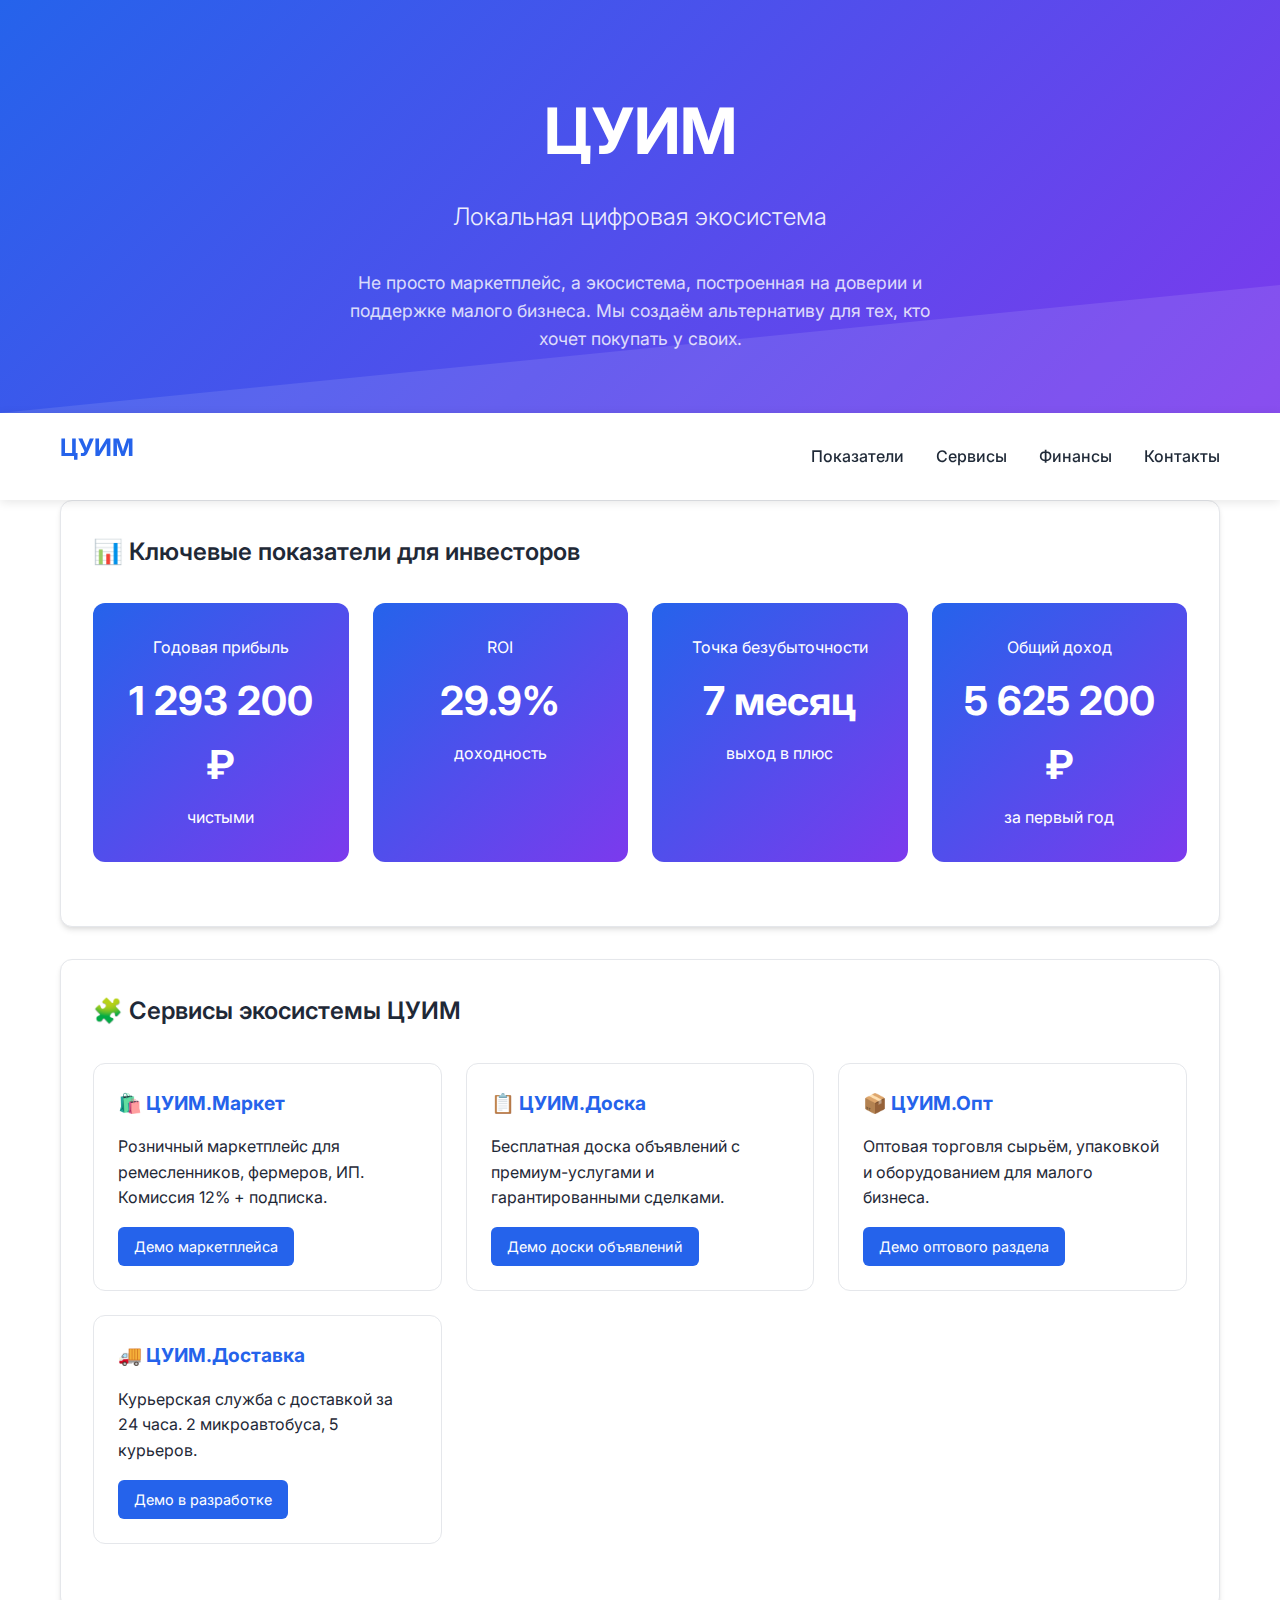
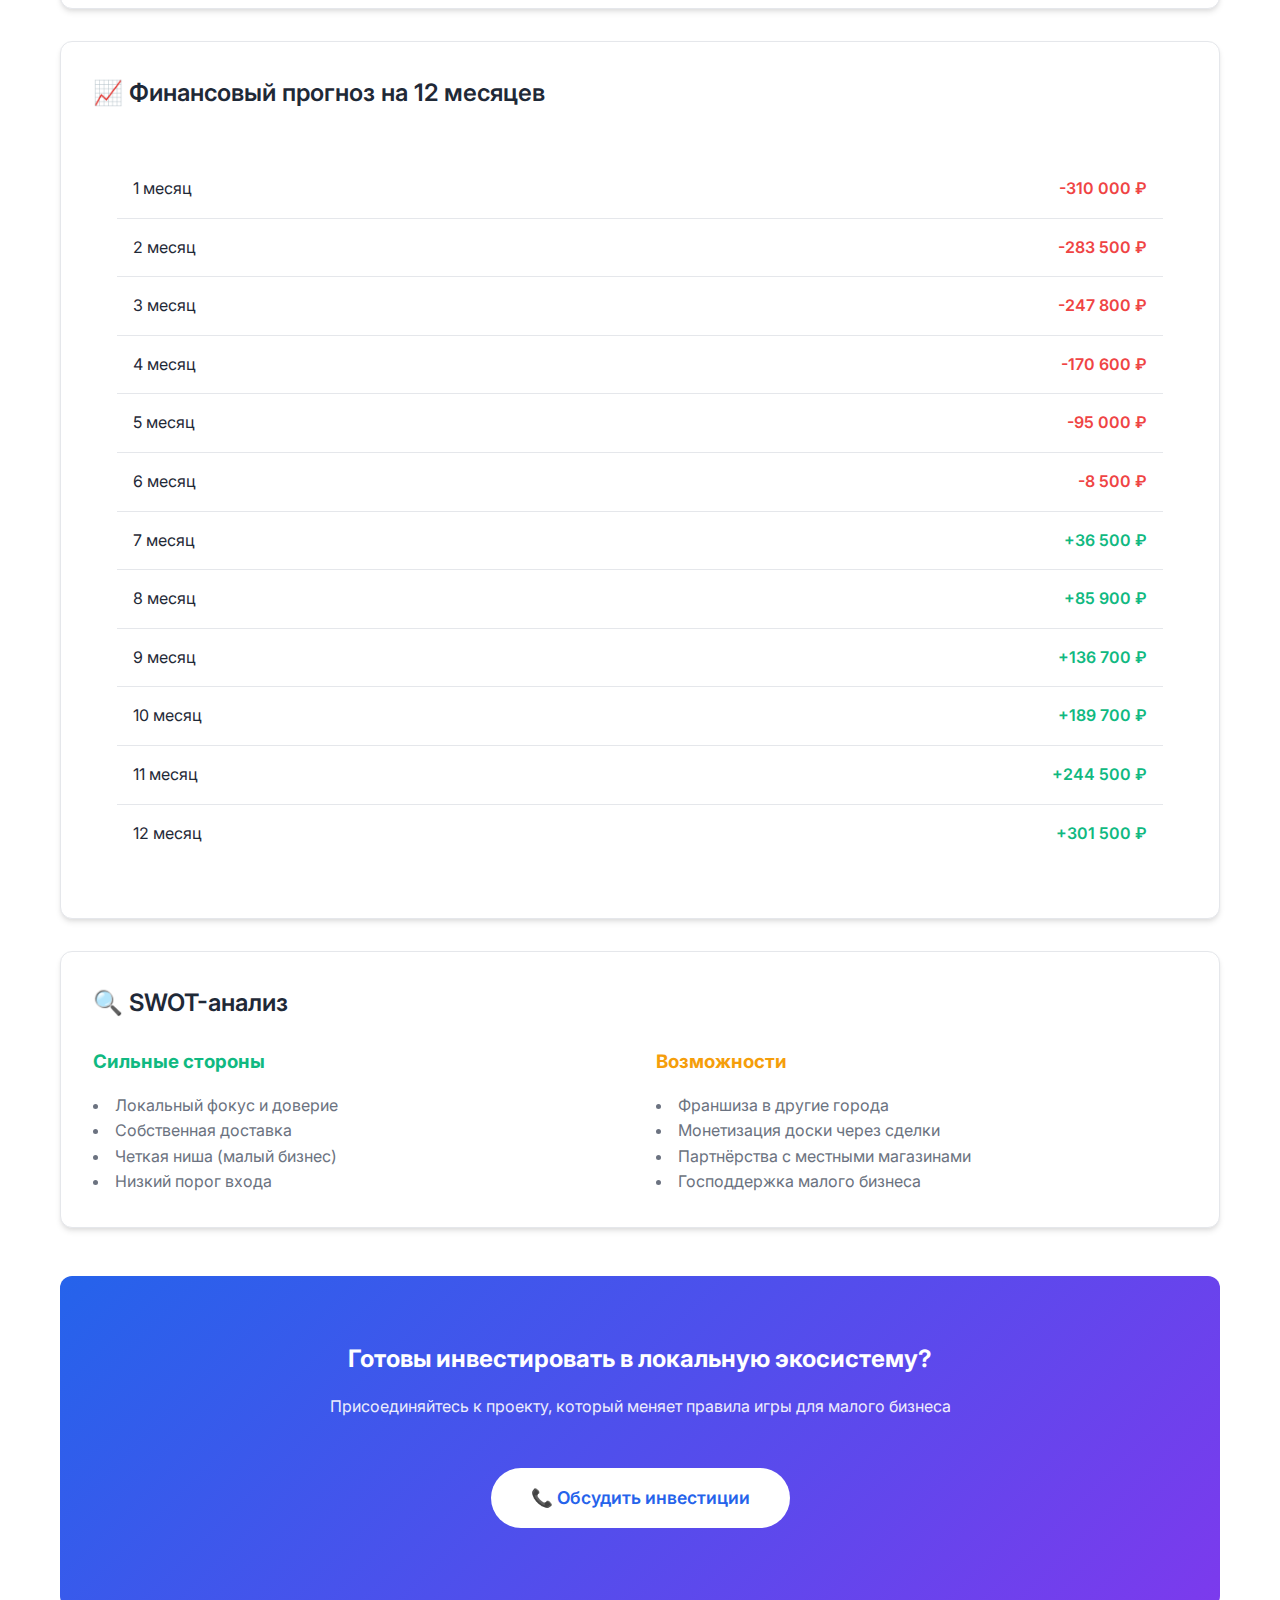
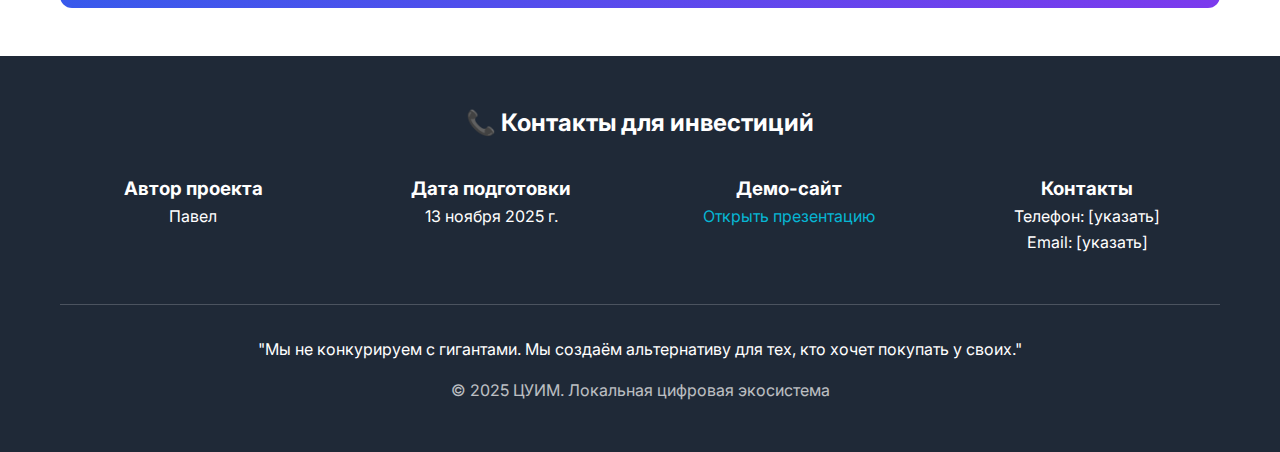
<file: index1.html>
<!DOCTYPE html>
<html lang="ru">
<head>
    <meta charset="UTF-8">
    <meta name="viewport" content="width=device-width, initial-scale=1.0">
    <title>ЦУИМ - Для инвесторов</title>
    <link href="https://fonts.googleapis.com/css2?family=Inter:wght@300;400;500;600;700&display=swap" rel="stylesheet">
    <style>
        * {
            margin: 0;
            padding: 0;
            box-sizing: border-box;
        }

        :root {
            --primary: #2563eb;
            --primary-dark: #1d4ed8;
            --secondary: #7c3aed;
            --accent: #06b6d4;
            --text: #1f2937;
            --text-light: #6b7280;
            --background: #ffffff;
            --border: #e5e7eb;
            --success: #10b981;
            --warning: #f59e0b;
            --error: #ef4444;
        }

        body {
            font-family: 'Inter', sans-serif;
            line-height: 1.6;
            color: var(--text);
            background: var(--background);
            min-height: 100vh;
        }

        .container {
            max-width: 1200px;
            margin: 0 auto;
            padding: 0 20px;
        }

        /* Header */
        .header {
            background: linear-gradient(135deg, var(--primary), var(--secondary));
            color: white;
            padding: 80px 0 60px;
            text-align: center;
            position: relative;
            overflow: hidden;
        }

        .header::before {
            content: '';
            position: absolute;
            top: 0;
            left: 0;
            right: 0;
            bottom: 0;
            background: url('data:image/svg+xml,<svg xmlns="http://www.w3.org/2000/svg" viewBox="0 0 1000 100" fill="rgba(255,255,255,0.1)"><polygon points="1000,100 1000,0 0,100"/></svg>');
            background-size: cover;
        }

        .logo {
            font-size: 4rem;
            font-weight: 700;
            margin-bottom: 1rem;
            position: relative;
        }

        .tagline {
            font-size: 1.5rem;
            font-weight: 300;
            margin-bottom: 2rem;
            opacity: 0.9;
            position: relative;
        }

        .header-description {
            font-size: 1.1rem;
            max-width: 600px;
            margin: 0 auto;
            opacity: 0.8;
            position: relative;
        }

        /* Navigation */
        .nav {
            background: var(--background);
            padding: 1rem 0;
            box-shadow: 0 2px 10px rgba(0,0,0,0.1);
            position: sticky;
            top: 0;
            z-index: 100;
        }

        .nav-container {
            display: flex;
            justify-content: space-between;
            align-items: center;
        }

        .nav-links {
            display: flex;
            gap: 2rem;
            list-style: none;
        }

        .nav-links a {
            text-decoration: none;
            color: var(--text);
            font-weight: 500;
            transition: color 0.3s ease;
        }

        .nav-links a:hover {
            color: var(--primary);
        }

        /* Cards */
        .card {
            background: var(--background);
            border-radius: 12px;
            padding: 2rem;
            margin-bottom: 2rem;
            box-shadow: 0 4px 6px -1px rgba(0, 0, 0, 0.1), 0 2px 4px -1px rgba(0, 0, 0, 0.06);
            border: 1px solid var(--border);
        }

        .card h2 {
            color: var(--text);
            margin-bottom: 1.5rem;
            font-size: 1.5rem;
            font-weight: 600;
        }

        /* Metrics Grid */
        .metrics-grid {
            display: grid;
            grid-template-columns: repeat(auto-fit, minmax(250px, 1fr));
            gap: 1.5rem;
            margin: 2rem 0;
        }

        .metric-card {
            background: linear-gradient(135deg, var(--primary), var(--secondary));
            color: white;
            padding: 2rem;
            border-radius: 12px;
            text-align: center;
        }

        .metric-value {
            font-size: 2.5rem;
            font-weight: 700;
            margin: 0.5rem 0;
        }

        /* Services Grid */
        .services-grid {
            display: grid;
            grid-template-columns: repeat(auto-fit, minmax(300px, 1fr));
            gap: 1.5rem;
            margin: 2rem 0;
        }

        .service-card {
            background: var(--background);
            border: 1px solid var(--border);
            border-radius: 12px;
            padding: 1.5rem;
            transition: transform 0.3s ease, box-shadow 0.3s ease;
        }

        .service-card:hover {
            transform: translateY(-4px);
            box-shadow: 0 12px 25px -8px rgba(0, 0, 0, 0.15);
        }

        .service-card h3 {
            color: var(--primary);
            margin-bottom: 1rem;
            font-size: 1.2rem;
        }

        .demo-link {
            display: inline-block;
            background: var(--primary);
            color: white;
            padding: 0.5rem 1rem;
            border-radius: 6px;
            text-decoration: none;
            font-size: 0.9rem;
            margin-top: 1rem;
            transition: background 0.3s ease;
        }

        .demo-link:hover {
            background: var(--primary-dark);
        }

        /* Profit Chart */
        .profit-chart {
            background: var(--background);
            border-radius: 12px;
            padding: 1.5rem;
        }

        .month-row {
            display: flex;
            justify-content: space-between;
            align-items: center;
            padding: 1rem;
            border-bottom: 1px solid var(--border);
        }

        .month-row:last-child {
            border-bottom: none;
        }

        .profit-positive {
            color: var(--success);
            font-weight: 600;
        }

        .profit-negative {
            color: var(--error);
            font-weight: 600;
        }

        /* CTA Section */
        .cta-section {
            background: linear-gradient(135deg, var(--primary), var(--secondary));
            color: white;
            padding: 4rem 2rem;
            text-align: center;
            border-radius: 12px;
            margin: 3rem 0;
        }

        .cta-button {
            display: inline-block;
            background: white;
            color: var(--primary);
            padding: 1rem 2.5rem;
            border-radius: 50px;
            text-decoration: none;
            font-weight: 600;
            font-size: 1.1rem;
            margin: 1rem 0;
            transition: transform 0.3s ease, box-shadow 0.3s ease;
        }

        .cta-button:hover {
            transform: translateY(-2px);
            box-shadow: 0 10px 25px -8px rgba(0, 0, 0, 0.3);
        }

        /* Footer */
        .footer {
            background: var(--text);
            color: white;
            padding: 3rem 0;
            text-align: center;
        }

        .contact-info {
            display: grid;
            grid-template-columns: repeat(auto-fit, minmax(200px, 1fr));
            gap: 2rem;
            margin: 2rem 0;
        }

        .contact-item {
            text-align: center;
        }

        /* Responsive */
        @media (max-width: 768px) {
            .logo {
                font-size: 3rem;
            }
            
            .tagline {
                font-size: 1.2rem;
            }
            
            .nav-container {
                flex-direction: column;
                gap: 1rem;
            }
            
            .nav-links {
                gap: 1rem;
            }
            
            .metric-value {
                font-size: 2rem;
            }
        }
    </style>
</head>
<body>
    <!-- Header -->
    <header class="header">
        <div class="container">
            <div class="logo">ЦУИМ</div>
            <div class="tagline">Локальная цифровая экосистема</div>
            <p class="header-description">
                Не просто маркетплейс, а экосистема, построенная на доверии и поддержке малого бизнеса. 
                Мы создаём альтернативу для тех, кто хочет покупать у своих.
            </p>
        </div>
    </header>

    <!-- Navigation -->
    <nav class="nav">
        <div class="container nav-container">
            <div class="logo" style="font-size: 1.5rem; color: var(--primary);">ЦУИМ</div>
            <ul class="nav-links">
                <li><a href="#metrics">Показатели</a></li>
                <li><a href="#services">Сервисы</a></li>
                <li><a href="#finance">Финансы</a></li>
                <li><a href="#contact">Контакты</a></li>
            </ul>
        </div>
    </nav>

    <main class="container">
        <!-- Key Metrics -->
        <section id="metrics">
            <div class="card">
                <h2>📊 Ключевые показатели для инвесторов</h2>
                <div class="metrics-grid">
                    <div class="metric-card">
                        <div>Годовая прибыль</div>
                        <div class="metric-value">1 293 200 ₽</div>
                        <div>чистыми</div>
                    </div>
                    <div class="metric-card">
                        <div>ROI</div>
                        <div class="metric-value">29.9%</div>
                        <div>доходность</div>
                    </div>
                    <div class="metric-card">
                        <div>Точка безубыточности</div>
                        <div class="metric-value">7 месяц</div>
                        <div>выход в плюс</div>
                    </div>
                    <div class="metric-card">
                        <div>Общий доход</div>
                        <div class="metric-value">5 625 200 ₽</div>
                        <div>за первый год</div>
                    </div>
                </div>
            </div>
        </section>

        <!-- Services -->
        <section id="services">
            <div class="card">
                <h2>🧩 Сервисы экосистемы ЦУИМ</h2>
                <div class="services-grid">
                    <div class="service-card">
                        <h3>🛍️ ЦУИМ.Маркет</h3>
                        <p>Розничный маркетплейс для ремесленников, фермеров, ИП. Комиссия 12% + подписка.</p>
                        <a href="https://nyaganmaksimov-sys.github.io/cuim/" class="demo-link" target="_blank">Демо маркетплейса</a>
                    </div>
                    <div class="service-card">
                        <h3>📋 ЦУИМ.Доска</h3>
                        <p>Бесплатная доска объявлений с премиум-услугами и гарантированными сделками.</p>
                        <a href="https://nyaganmaksimov-sys.github.io/cuim/pages/ads-board.html" class="demo-link" target="_blank">Демо доски объявлений</a>
                    </div>
                    <div class="service-card">
                        <h3>📦 ЦУИМ.Опт</h3>
                        <p>Оптовая торговля сырьём, упаковкой и оборудованием для малого бизнеса.</p>
                        <a href="https://nyaganmaksimov-sys.github.io/ciuim-opt/" class="demo-link" target="_blank">Демо оптового раздела</a>
                    </div>
                    <div class="service-card">
                        <h3>🚚 ЦУИМ.Доставка</h3>
                        <p>Курьерская служба с доставкой за 24 часа. 2 микроавтобуса, 5 курьеров.</p>
                        <a href="#contact" class="demo-link">Демо в разработке</a>
                    </div>
                </div>
            </div>
        </section>

        <!-- Financial Forecast -->
        <section id="finance">
            <div class="card">
                <h2>📈 Финансовый прогноз на 12 месяцев</h2>
                <div class="profit-chart">
                    <div class="month-row">
                        <span>1 месяц</span>
                        <span class="profit-negative">-310 000 ₽</span>
                    </div>
                    <div class="month-row">
                        <span>2 месяц</span>
                        <span class="profit-negative">-283 500 ₽</span>
                    </div>
                    <div class="month-row">
                        <span>3 месяц</span>
                        <span class="profit-negative">-247 800 ₽</span>
                    </div>
                    <div class="month-row">
                        <span>4 месяц</span>
                        <span class="profit-negative">-170 600 ₽</span>
                    </div>
                    <div class="month-row">
                        <span>5 месяц</span>
                        <span class="profit-negative">-95 000 ₽</span>
                    </div>
                    <div class="month-row">
                        <span>6 месяц</span>
                        <span class="profit-negative">-8 500 ₽</span>
                    </div>
                    <div class="month-row">
                        <span>7 месяц</span>
                        <span class="profit-positive">+36 500 ₽</span>
                    </div>
                    <div class="month-row">
                        <span>8 месяц</span>
                        <span class="profit-positive">+85 900 ₽</span>
                    </div>
                    <div class="month-row">
                        <span>9 месяц</span>
                        <span class="profit-positive">+136 700 ₽</span>
                    </div>
                    <div class="month-row">
                        <span>10 месяц</span>
                        <span class="profit-positive">+189 700 ₽</span>
                    </div>
                    <div class="month-row">
                        <span>11 месяц</span>
                        <span class="profit-positive">+244 500 ₽</span>
                    </div>
                    <div class="month-row">
                        <span>12 месяц</span>
                        <span class="profit-positive">+301 500 ₽</span>
                    </div>
                </div>
            </div>
        </section>

        <!-- SWOT Analysis -->
        <div class="card">
            <h2>🔍 SWOT-анализ</h2>
            <div style="display: grid; grid-template-columns: repeat(auto-fit, minmax(250px, 1fr)); gap: 2rem; margin-top: 1rem;">
                <div>
                    <h3 style="color: var(--success); margin-bottom: 1rem;">Сильные стороны</h3>
                    <ul style="list-style-position: inside; color: var(--text-light);">
                        <li>Локальный фокус и доверие</li>
                        <li>Собственная доставка</li>
                        <li>Четкая ниша (малый бизнес)</li>
                        <li>Низкий порог входа</li>
                    </ul>
                </div>
                <div>
                    <h3 style="color: var(--warning); margin-bottom: 1rem;">Возможности</h3>
                    <ul style="list-style-position: inside; color: var(--text-light);">
                        <li>Франшиза в другие города</li>
                        <li>Монетизация доски через сделки</li>
                        <li>Партнёрства с местными магазинами</li>
                        <li>Господдержка малого бизнеса</li>
                    </ul>
                </div>
            </div>
        </div>

        <!-- CTA Section -->
        <div class="cta-section">
            <h2 style="margin-bottom: 1rem;">Готовы инвестировать в локальную экосистему?</h2>
            <p style="margin-bottom: 2rem; opacity: 0.9;">Присоединяйтесь к проекту, который меняет правила игры для малого бизнеса</p>
            <a href="#contact" class="cta-button">📞 Обсудить инвестиции</a>
        </div>
    </main>

    <!-- Footer -->
    <footer class="footer" id="contact">
        <div class="container">
            <h2 style="margin-bottom: 2rem;">📞 Контакты для инвестиций</h2>
            <div class="contact-info">
                <div class="contact-item">
                    <h3>Автор проекта</h3>
                    <p>Павел</p>
                </div>
                <div class="contact-item">
                    <h3>Дата подготовки</h3>
                    <p>13 ноября 2025 г.</p>
                </div>
                <div class="contact-item">
                    <h3>Демо-сайт</h3>
                    <p><a href="https://nyaganmaksimov-sys.github.io/cuim-presentation" style="color: var(--accent); text-decoration: none;">Открыть презентацию</a></p>
                </div>
                <div class="contact-item">
                    <h3>Контакты</h3>
                    <p>Телефон: [указать]</p>
                    <p>Email: [указать]</p>
                </div>
            </div>
            <div style="margin-top: 3rem; padding-top: 2rem; border-top: 1px solid rgba(255,255,255,0.2);">
                <p>"Мы не конкурируем с гигантами. Мы создаём альтернативу для тех, кто хочет покупать у своих."</p>
                <p style="margin-top: 1rem; opacity: 0.7;">© 2025 ЦУИМ. Локальная цифровая экосистема</p>
            </div>
        </div>
    </footer>
</body>
</html>
</file>
